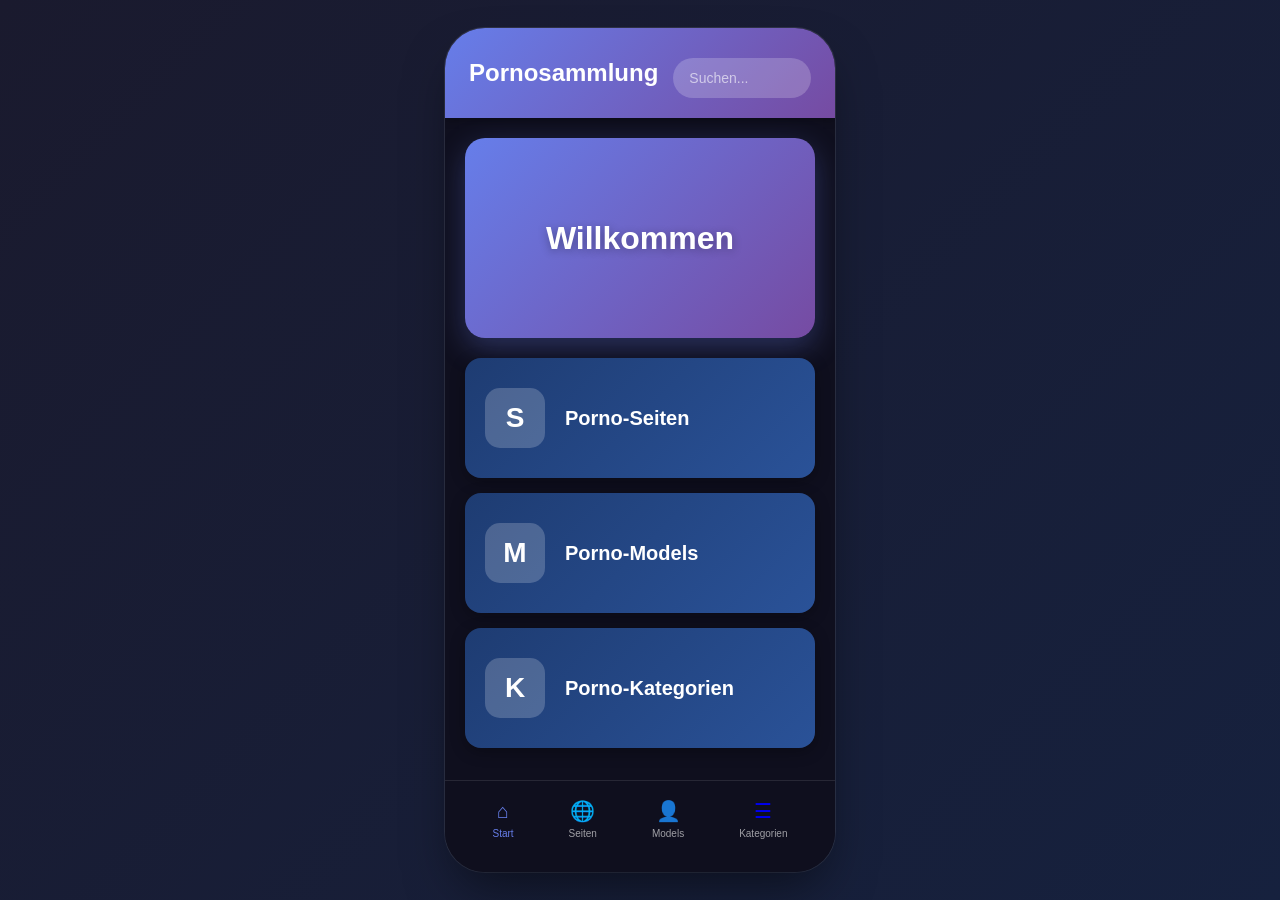
<file: index.html>
<!DOCTYPE html>
<html lang="de">
<head>
    <meta charset="UTF-8">
    <meta name="viewport" content="width=device-width, initial-scale=1.0, maximum-scale=1.0, user-scalable=no">
    <title>Pornosammlung</title>
    <link rel="stylesheet" href="style.css">
</head>
<body>
    <div class="phone-container">
        <div class="header">
            <h1>Pornosammlung</h1>
            <div class="search-box">
                <input type="text" placeholder="Suchen..." id="searchInput">
            </div>
        </div>
        
        <div class="content">
            <div class="hero-image">
                <div class="hero-text">Willkommen</div>
            </div>
            
            <div class="main-tiles">
                <a href="seiten.html" class="main-tile">
                    <div class="tile-letter">S</div>
                    <div class="tile-title">Porno-Seiten</div>
                </a>
                <a href="models.html" class="main-tile">
                    <div class="tile-letter">M</div>
                    <div class="tile-title">Porno-Models</div>
                </a>
                <a href="kategorien.html" class="main-tile">
                    <div class="tile-letter">K</div>
                    <div class="tile-title">Porno-Kategorien</div>
                </a>
            </div>
        </div>
        
        <div class="tabbar">
            <a href="index.html" class="tab-item active">
                <div class="tab-icon">⌂</div>
                <div class="tab-label">Start</div>
            </a>
            <a href="seiten.html" class="tab-item">
                <div class="tab-icon">🌐</div>
                <div class="tab-label">Seiten</div>
            </a>
            <a href="models.html" class="tab-item">
                <div class="tab-icon">👤</div>
                <div class="tab-label">Models</div>
            </a>
            <a href="kategorien.html" class="tab-item">
                <div class="tab-icon">☰</div>
                <div class="tab-label">Kategorien</div>
            </a>
        </div>
    </div>
    <script src="script.js"></script>
</body>
</html>
</file>
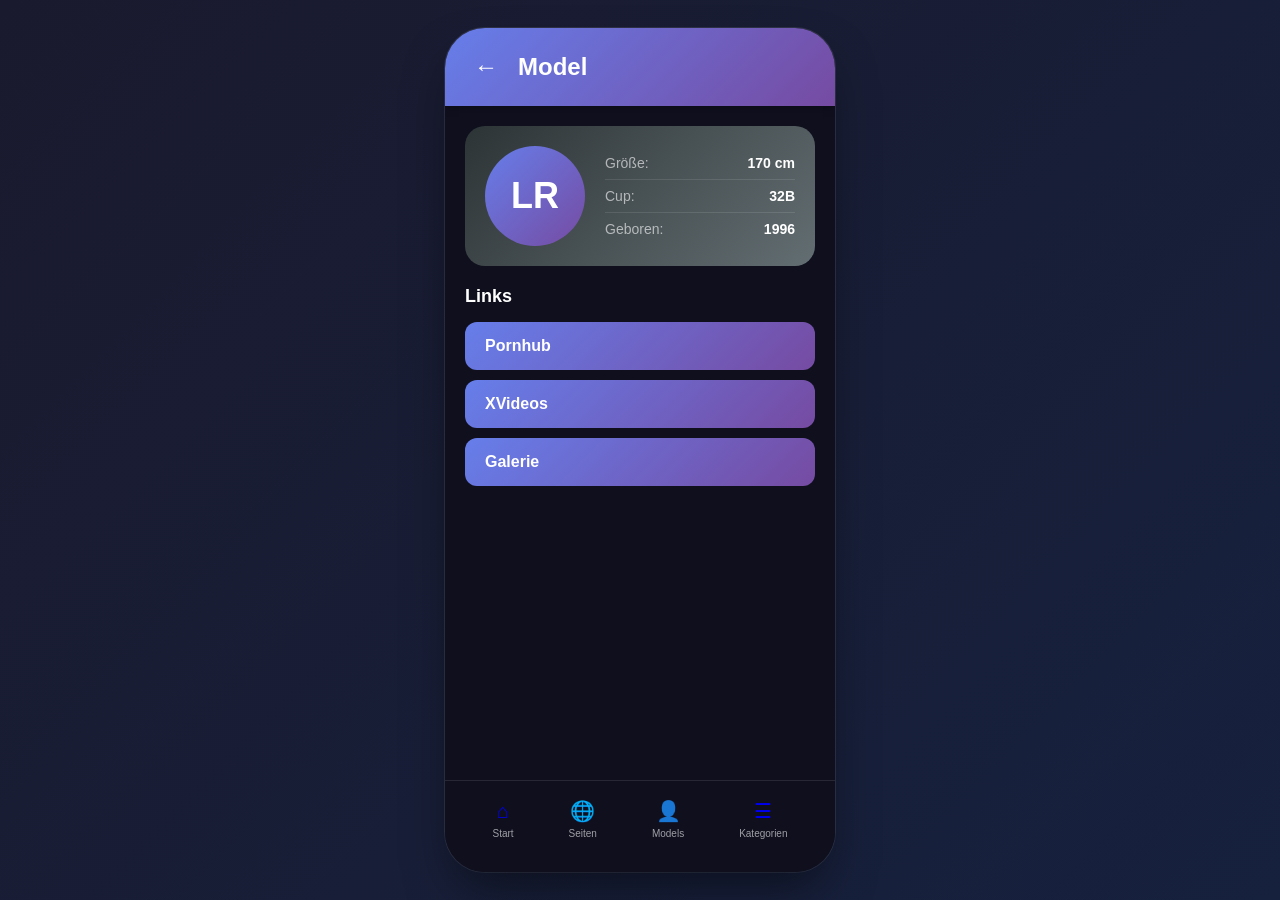
<file: detail.html>
<!DOCTYPE html>
<html lang="de">
<head>
    <meta charset="UTF-8">
    <meta name="viewport" content="width=device-width, initial-scale=1.0, maximum-scale=1.0, user-scalable=no">
    <title>Model Detail</title>
    <link rel="stylesheet" href="style.css">
</head>
<body>
    <div class="phone-container">
        <div class="header">
            <a href="models.html" class="back-btn">←</a>
            <h1 id="modelName">Model</h1>
        </div>
        
        <div class="content">
            <div class="profile-card">
                <div class="profile-image" id="profileImage">LR</div>
                <div class="profile-info">
                    <div class="info-row">
                        <span class="info-label">Größe:</span>
                        <span class="info-value" id="modelHeight">170 cm</span>
                    </div>
                    <div class="info-row">
                        <span class="info-label">Cup:</span>
                        <span class="info-value" id="modelCup">32B</span>
                    </div>
                    <div class="info-row">
                        <span class="info-label">Geboren:</span>
                        <span class="info-value" id="modelBorn">1996</span>
                    </div>
                </div>
            </div>
            
            <div class="link-section">
                <h3>Links</h3>
                <div class="link-list">
                    <a href="#" class="link-item">Pornhub</a>
                    <a href="#" class="link-item">XVideos</a>
                    <a href="#" class="link-item">Galerie</a>
                </div>
            </div>
        </div>
        
        <div class="tabbar">
            <a href="index.html" class="tab-item">
                <div class="tab-icon">⌂</div>
                <div class="tab-label">Start</div>
            </a>
            <a href="seiten.html" class="tab-item">
                <div class="tab-icon">🌐</div>
                <div class="tab-label">Seiten</div>
            </a>
            <a href="models.html" class="tab-item active">
                <div class="tab-icon">👤</div>
                <div class="tab-label">Models</div>
            </a>
            <a href="kategorien.html" class="tab-item">
                <div class="tab-icon">☰</div>
                <div class="tab-label">Kategorien</div>
            </a>
        </div>
    </div>
    <script src="script.js"></script>
</body>
</html>
</file>
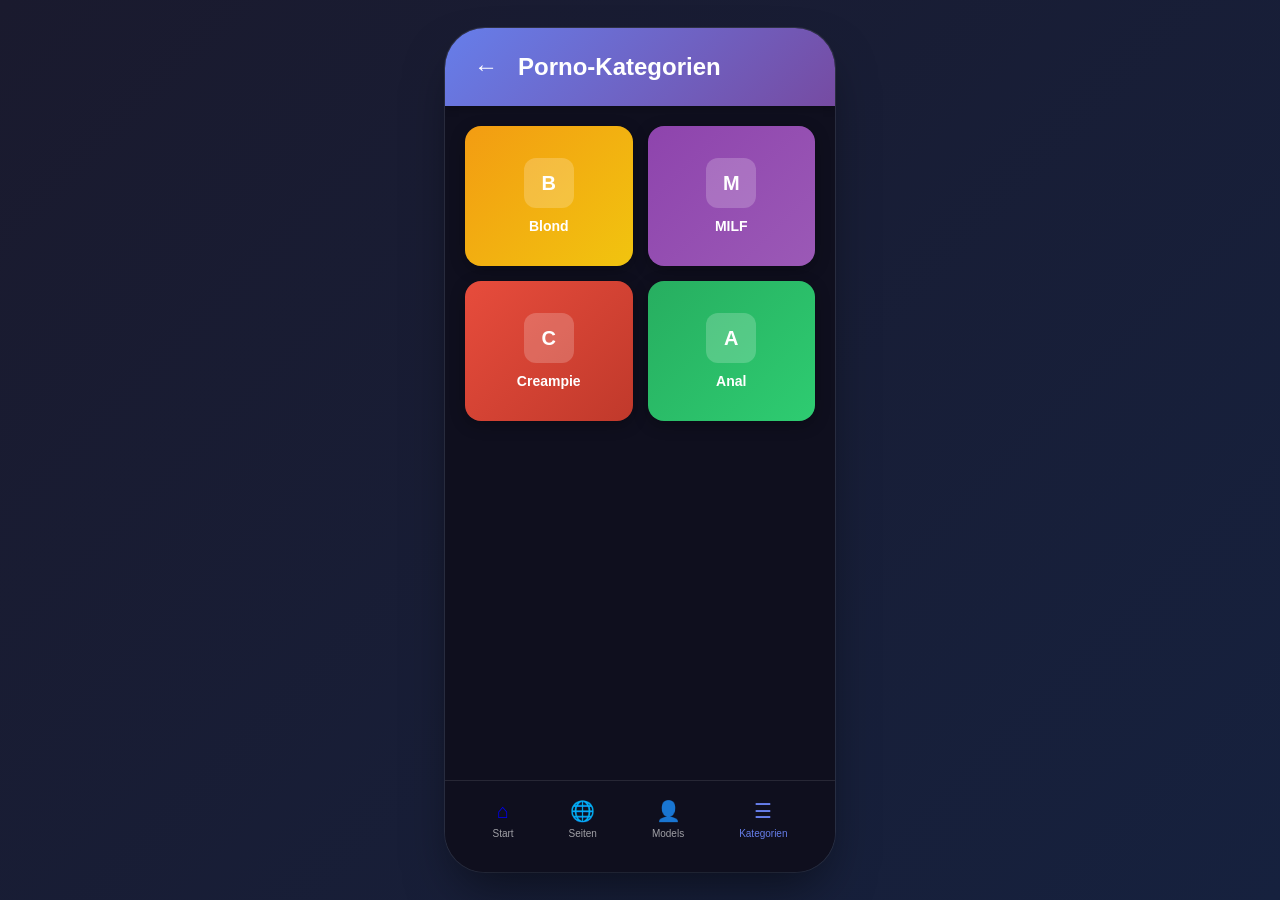
<file: kategorien.html>
<!DOCTYPE html>
<html lang="de">
<head>
    <meta charset="UTF-8">
    <meta name="viewport" content="width=device-width, initial-scale=1.0, maximum-scale=1.0, user-scalable=no">
    <title>Porno-Kategorien</title>
    <link rel="stylesheet" href="style.css">
</head>
<body>
    <div class="phone-container">
        <div class="header">
            <a href="index.html" class="back-btn">←</a>
            <h1>Porno-Kategorien</h1>
        </div>
        
        <div class="content">
            <div class="category-grid">
                <a href="https://pornhub.com/video?c=111" target="_blank" class="category-tile blond">
                    <div class="category-letter">B</div>
                    <div class="category-name">Blond</div>
                </a>
                <a href="https://pornhub.com/video?c=29" target="_blank" class="category-tile milf">
                    <div class="category-letter">M</div>
                    <div class="category-name">MILF</div>
                </a>
                <a href="https://pornhub.com/video?c=15" target="_blank" class="category-tile creampie">
                    <div class="category-letter">C</div>
                    <div class="category-name">Creampie</div>
                </a>
                <a href="https://pornhub.com/video?c=35" target="_blank" class="category-tile anal">
                    <div class="category-letter">A</div>
                    <div class="category-name">Anal</div>
                </a>
            </div>
        </div>
        
        <div class="tabbar">
            <a href="index.html" class="tab-item">
                <div class="tab-icon">⌂</div>
                <div class="tab-label">Start</div>
            </a>
            <a href="seiten.html" class="tab-item">
                <div class="tab-icon">🌐</div>
                <div class="tab-label">Seiten</div>
            </a>
            <a href="models.html" class="tab-item">
                <div class="tab-icon">👤</div>
                <div class="tab-label">Models</div>
            </a>
            <a href="kategorien.html" class="tab-item active">
                <div class="tab-icon">☰</div>
                <div class="tab-label">Kategorien</div>
            </a>
        </div>
    </div>
    <script src="script.js"></script>
</body>
</html>
</file>
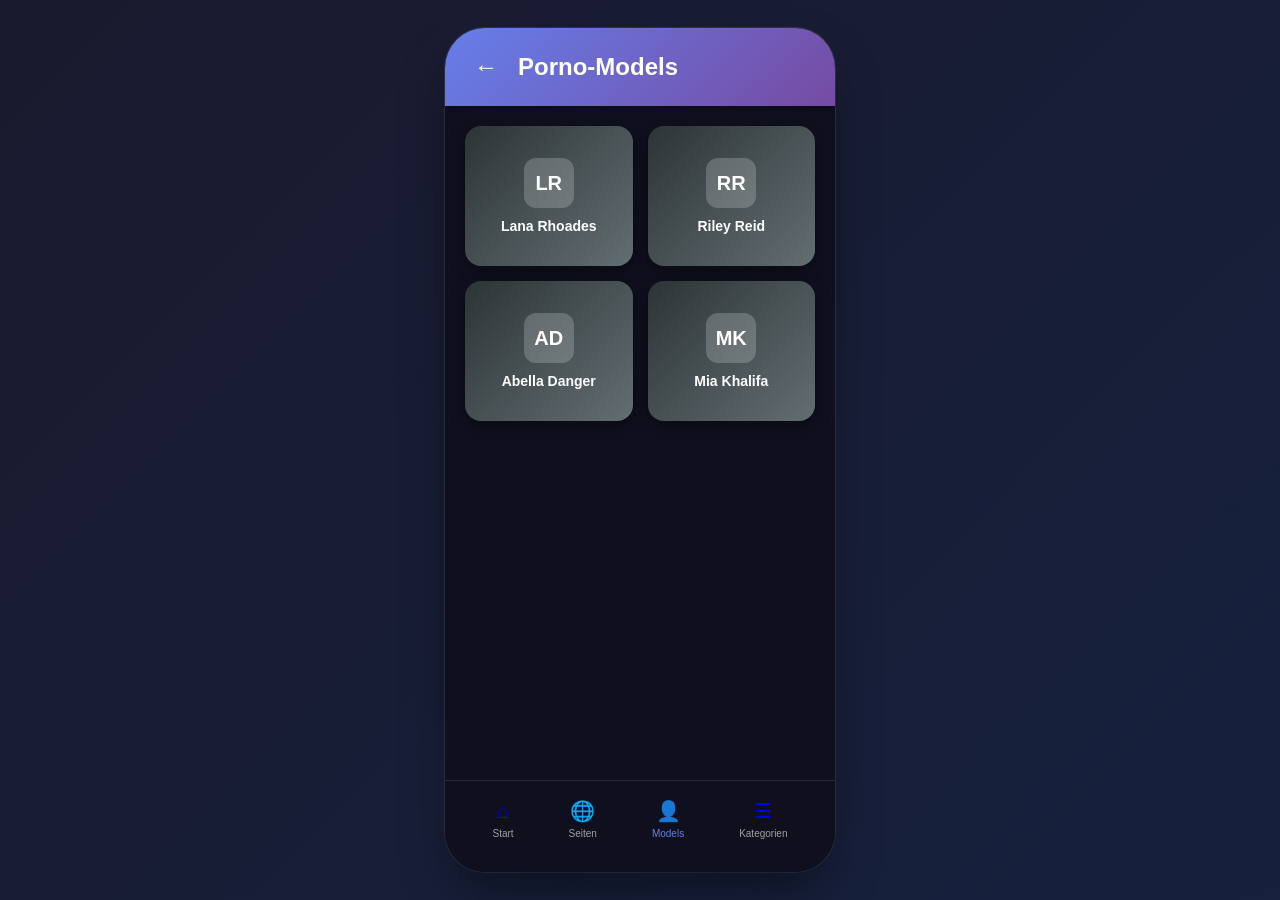
<file: models.html>
<!DOCTYPE html>
<html lang="de">
<head>
    <meta charset="UTF-8">
    <meta name="viewport" content="width=device-width, initial-scale=1.0, maximum-scale=1.0, user-scalable=no">
    <title>Porno-Models</title>
    <link rel="stylesheet" href="style.css">
</head>
<body>
    <div class="phone-container">
        <div class="header">
            <a href="index.html" class="back-btn">←</a>
            <h1>Porno-Models</h1>
        </div>
        
        <div class="content">
            <div class="model-grid">
                <a href="detail.html?model=lana" class="model-tile">
                    <div class="model-initials">LR</div>
                    <div class="model-name">Lana Rhoades</div>
                </a>
                <a href="detail.html?model=riley" class="model-tile">
                    <div class="model-initials">RR</div>
                    <div class="model-name">Riley Reid</div>
                </a>
                <a href="detail.html?model=abella" class="model-tile">
                    <div class="model-initials">AD</div>
                    <div class="model-name">Abella Danger</div>
                </a>
                <a href="detail.html?model=mia" class="model-tile">
                    <div class="model-initials">MK</div>
                    <div class="model-name">Mia Khalifa</div>
                </a>
            </div>
        </div>
        
        <div class="tabbar">
            <a href="index.html" class="tab-item">
                <div class="tab-icon">⌂</div>
                <div class="tab-label">Start</div>
            </a>
            <a href="seiten.html" class="tab-item">
                <div class="tab-icon">🌐</div>
                <div class="tab-label">Seiten</div>
            </a>
            <a href="models.html" class="tab-item active">
                <div class="tab-icon">👤</div>
                <div class="tab-label">Models</div>
            </a>
            <a href="kategorien.html" class="tab-item">
                <div class="tab-icon">☰</div>
                <div class="tab-label">Kategorien</div>
            </a>
        </div>
    </div>
    <script src="script.js"></script>
</body>
</html>
</file>
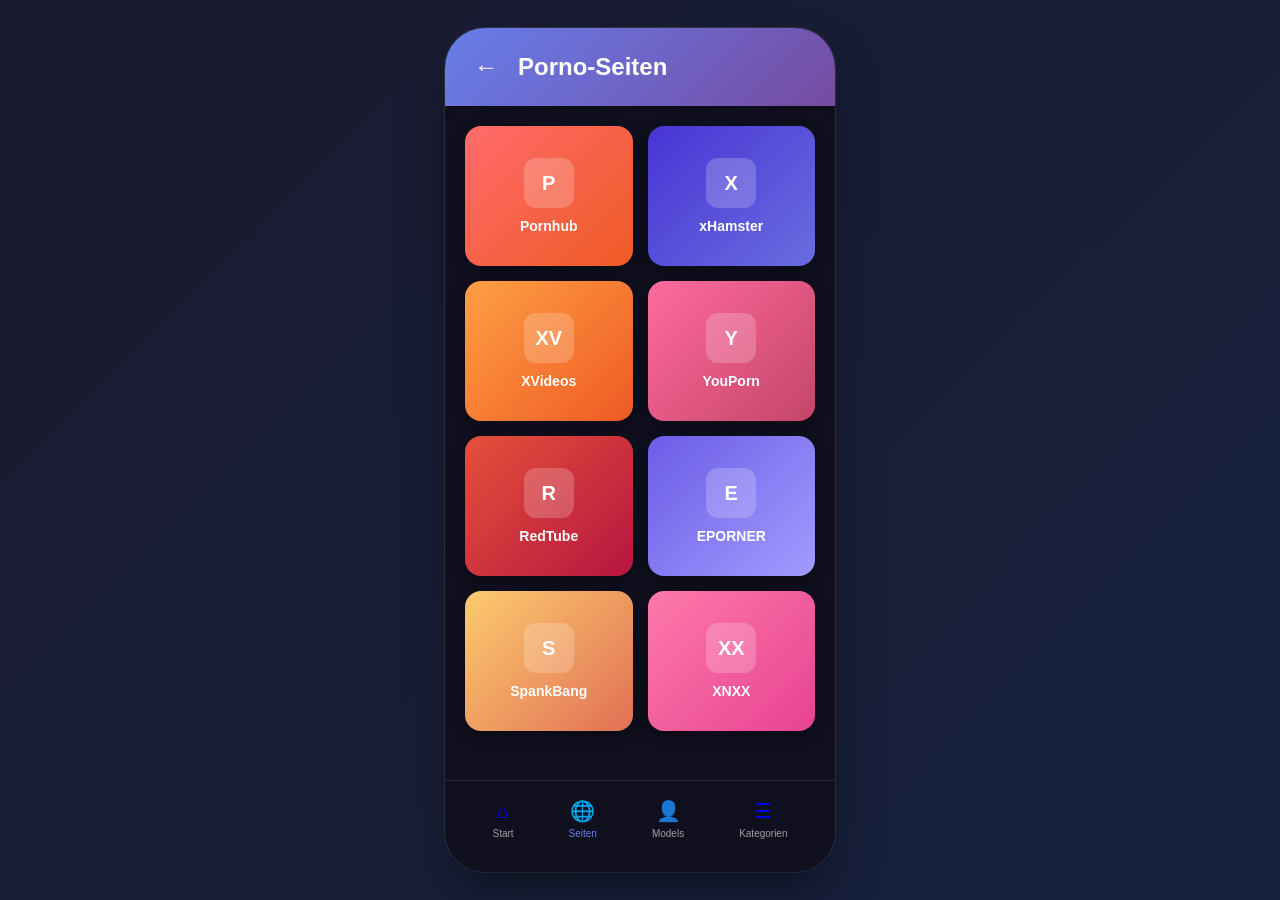
<file: seiten.html>
<!DOCTYPE html>
<html lang="de">
<head>
    <meta charset="UTF-8">
    <meta name="viewport" content="width=device-width, initial-scale=1.0, maximum-scale=1.0, user-scalable=no">
    <title>Porno-Seiten</title>
    <link rel="stylesheet" href="style.css">
</head>
<body>
    <div class="phone-container">
        <div class="header">
            <a href="index.html" class="back-btn">←</a>
            <h1>Porno-Seiten</h1>
        </div>
        
        <div class="content">
            <div class="site-grid">
                <a href="https://pornhub.com" target="_blank" class="site-tile ph">
                    <div class="site-logo">P</div>
                    <div class="site-name">Pornhub</div>
                </a>
                <a href="https://xhamster.com" target="_blank" class="site-tile xh">
                    <div class="site-logo">X</div>
                    <div class="site-name">xHamster</div>
                </a>
                <a href="https://xvideos.com" target="_blank" class="site-tile xv">
                    <div class="site-logo">XV</div>
                    <div class="site-name">XVideos</div>
                </a>
                <a href="https://youporn.com" target="_blank" class="site-tile yp">
                    <div class="site-logo">Y</div>
                    <div class="site-name">YouPorn</div>
                </a>
                <a href="https://redtube.com" target="_blank" class="site-tile rt">
                    <div class="site-logo">R</div>
                    <div class="site-name">RedTube</div>
                </a>
                <a href="https://eporner.com" target="_blank" class="site-tile ep">
                    <div class="site-logo">E</div>
                    <div class="site-name">EPORNER</div>
                </a>
                <a href="https://spankbang.com" target="_blank" class="site-tile sb">
                    <div class="site-logo">S</div>
                    <div class="site-name">SpankBang</div>
                </a>
                <a href="https://xnxx.com" target="_blank" class="site-tile xx">
                    <div class="site-logo">XX</div>
                    <div class="site-name">XNXX</div>
                </a>
            </div>
        </div>
        
        <div class="tabbar">
            <a href="index.html" class="tab-item">
                <div class="tab-icon">⌂</div>
                <div class="tab-label">Start</div>
            </a>
            <a href="seiten.html" class="tab-item active">
                <div class="tab-icon">🌐</div>
                <div class="tab-label">Seiten</div>
            </a>
            <a href="models.html" class="tab-item">
                <div class="tab-icon">👤</div>
                <div class="tab-label">Models</div>
            </a>
            <a href="kategorien.html" class="tab-item">
                <div class="tab-icon">☰</div>
                <div class="tab-label">Kategorien</div>
            </a>
        </div>
    </div>
    <script src="script.js"></script>
</body>
</html>
</file>
<file: style.css>
* {
    margin: 0;
    padding: 0;
    box-sizing: border-box;
}

body {
    font-family: -apple-system, BlinkMacSystemFont, 'Segoe UI', Roboto, Helvetica, Arial, sans-serif;
    background: linear-gradient(135deg, #1a1a2e 0%, #16213e 100%);
    display: flex;
    justify-content: center;
    align-items: center;
    min-height: 100vh;
    padding: 20px;
}

.phone-container {
    width: 390px;
    height: 844px;
    background: #0f0f1e;
    border-radius: 40px;
    box-shadow: 
        0 25px 50px -12px rgba(0, 0, 0, 0.5),
        0 0 0 1px rgba(255, 255, 255, 0.1);
    overflow: hidden;
    position: relative;
    display: flex;
    flex-direction: column;
}

.header {
    background: linear-gradient(135deg, #667eea 0%, #764ba2 100%);
    padding: 20px 24px;
    box-shadow: 0 2px 8px rgba(0,0,0,0.3);
    z-index: 10;
    display: flex;
    align-items: center;
    gap: 15px;
}

.back-btn {
    color: white;
    text-decoration: none;
    font-size: 24px;
    padding: 5px;
}

.header h1 {
    font-size: 24px;
    font-weight: 700;
    color: white;
    flex: 1;
}

.search-box {
    margin-top: 10px;
}

.search-box input {
    width: 100%;
    padding: 12px 16px;
    border-radius: 25px;
    border: none;
    background: rgba(255,255,255,0.2);
    color: white;
    font-size: 14px;
    outline: none;
}

.search-box input::placeholder {
    color: rgba(255,255,255,0.6);
}

.content {
    flex: 1;
    overflow-y: auto;
    overflow-x: hidden;
    padding: 20px;
    -webkit-overflow-scrolling: touch;
}

.hero-image {
    width: 100%;
    height: 200px;
    background: linear-gradient(135deg, #667eea 0%, #764ba2 100%);
    border-radius: 20px;
    display: flex;
    align-items: center;
    justify-content: center;
    margin-bottom: 20px;
    box-shadow: 0 10px 30px rgba(102, 126, 234, 0.3);
}

.hero-text {
    font-size: 32px;
    font-weight: 700;
    color: white;
    text-shadow: 0 2px 10px rgba(0,0,0,0.3);
}

.main-tiles {
    display: flex;
    flex-direction: column;
    gap: 15px;
}

.main-tile {
    height: 120px;
    background: linear-gradient(135deg, #1e3c72 0%, #2a5298 100%);
    border-radius: 16px;
    padding: 20px;
    box-shadow: 
        0 4px 15px rgba(0,0,0,0.3);
    transition: all 0.3s ease;
    cursor: pointer;
    display: flex;
    align-items: center;
    gap: 20px;
    text-decoration: none;
}

.main-tile:hover {
    transform: translateY(-3px);
    box-shadow: 
        0 8px 25px rgba(0,0,0,0.4);
}

.tile-letter {
    width: 60px;
    height: 60px;
    background: rgba(255,255,255,0.2);
    border-radius: 15px;
    display: flex;
    align-items: center;
    justify-content: center;
    font-size: 28px;
    font-weight: 700;
    color: white;
}

.tile-title {
    font-size: 20px;
    font-weight: 600;
    color: white;
}

.site-grid, .model-grid, .category-grid {
    display: grid;
    grid-template-columns: repeat(2, 1fr);
    gap: 15px;
}

.site-tile, .model-tile, .category-tile {
    height: 140px;
    border-radius: 16px;
    padding: 15px;
    box-shadow: 
        0 4px 15px rgba(0,0,0,0.3);
    transition: all 0.3s ease;
    cursor: pointer;
    display: flex;
    flex-direction: column;
    align-items: center;
    justify-content: center;
    gap: 10px;
    text-decoration: none;
}

.site-tile:hover, .model-tile:hover, .category-tile:hover {
    transform: translateY(-3px);
    box-shadow: 
        0 8px 25px rgba(0,0,0,0.4);
}

.ph { background: linear-gradient(135deg, #ff6b6b 0%, #ee5a24 100%); }
.xh { background: linear-gradient(135deg, #4834d4 0%, #686de0 100%); }
.xv { background: linear-gradient(135deg, #ff9f43 0%, #ee5a24 100%); }
.yp { background: linear-gradient(135deg, #ff6b9d 0%, #c44569 100%); }
.rt { background: linear-gradient(135deg, #e55039 0%, #b71540 100%); }
.ep { background: linear-gradient(135deg, #6c5ce7 0%, #a29bfe 100%); }
.sb { background: linear-gradient(135deg, #fdcb6e 0%, #e17055 100%); }
.xx { background: linear-gradient(135deg, #fd79a8 0%, #e84393 100%); }

.model-tile {
    background: linear-gradient(135deg, #2d3436 0%, #636e72 100%);
}

.category-tile.blond { background: linear-gradient(135deg, #f39c12 0%, #f1c40f 100%); }
.category-tile.milf { background: linear-gradient(135deg, #8e44ad 0%, #9b59b6 100%); }
.category-tile.creampie { background: linear-gradient(135deg, #e74c3c 0%, #c0392b 100%); }
.category-tile.anal { background: linear-gradient(135deg, #27ae60 0%, #2ecc71 100%); }

.site-logo, .model-initials, .category-letter {
    width: 50px;
    height: 50px;
    background: rgba(255,255,255,0.2);
    border-radius: 12px;
    display: flex;
    align-items: center;
    justify-content: center;
    font-size: 20px;
    font-weight: 700;
    color: white;
}

.site-name, .model-name, .category-name {
    font-size: 14px;
    font-weight: 600;
    color: white;
    text-align: center;
}

.profile-card {
    background: linear-gradient(135deg, #2d3436 0%, #636e72 100%);
    border-radius: 20px;
    padding: 20px;
    margin-bottom: 20px;
    display: flex;
    gap: 20px;
    align-items: center;
}

.profile-image {
    width: 100px;
    height: 100px;
    background: linear-gradient(135deg, #667eea 0%, #764ba2 100%);
    border-radius: 50%;
    display: flex;
    align-items: center;
    justify-content: center;
    font-size: 36px;
    font-weight: 700;
    color: white;
}

.profile-info {
    flex: 1;
}

.info-row {
    display: flex;
    justify-content: space-between;
    padding: 8px 0;
    border-bottom: 1px solid rgba(255,255,255,0.1);
}

.info-row:last-child {
    border-bottom: none;
}

.info-label {
    color: rgba(255,255,255,0.6);
    font-size: 14px;
}

.info-value {
    color: white;
    font-size: 14px;
    font-weight: 600;
}

.link-section h3 {
    color: white;
    margin-bottom: 15px;
    font-size: 18px;
}

.link-list {
    display: flex;
    flex-direction: column;
    gap: 10px;
}

.link-item {
    background: linear-gradient(135deg, #667eea 0%, #764ba2 100%);
    padding: 15px 20px;
    border-radius: 12px;
    color: white;
    text-decoration: none;
    font-weight: 600;
    transition: all 0.3s ease;
}

.link-item:hover {
    transform: translateX(5px);
    box-shadow: 0 5px 15px rgba(102, 126, 234, 0.4);
}

.tabbar {
    background: #0f0f1e;
    border-top: 1px solid rgba(255,255,255,0.1);
    padding: 10px 20px 25px 20px;
    display: flex;
    justify-content: space-around;
    align-items: center;
    z-index: 10;
}

.tab-item {
    display: flex;
    flex-direction: column;
    align-items: center;
    gap: 5px;
    cursor: pointer;
    padding: 8px 12px;
    border-radius: 12px;
    transition: all 0.2s ease;
    text-decoration: none;
}

.tab-item:hover {
    background: rgba(255,255,255,0.1);
}

.tab-item.active {
    color: #667eea;
}

.tab-icon {
    font-size: 20px;
}

.tab-label {
    font-size: 10px;
    font-weight: 500;
    color: rgba(255,255,255,0.6);
}

.tab-item.active .tab-label {
    color: #667eea;
}

.content::-webkit-scrollbar {
    width: 6px;
}

.content::-webkit-scrollbar-track {
    background: transparent;
}

.content::-webkit-scrollbar-thumb {
    background: rgba(255,255,255,0.2);
    border-radius: 3px;
}

@media (max-width: 430px) {
    body {
        padding: 0;
    }
    
    .phone-container {
        width: 100vw;
        height: 100vh;
        border-radius: 0;
    }
}
</file>
